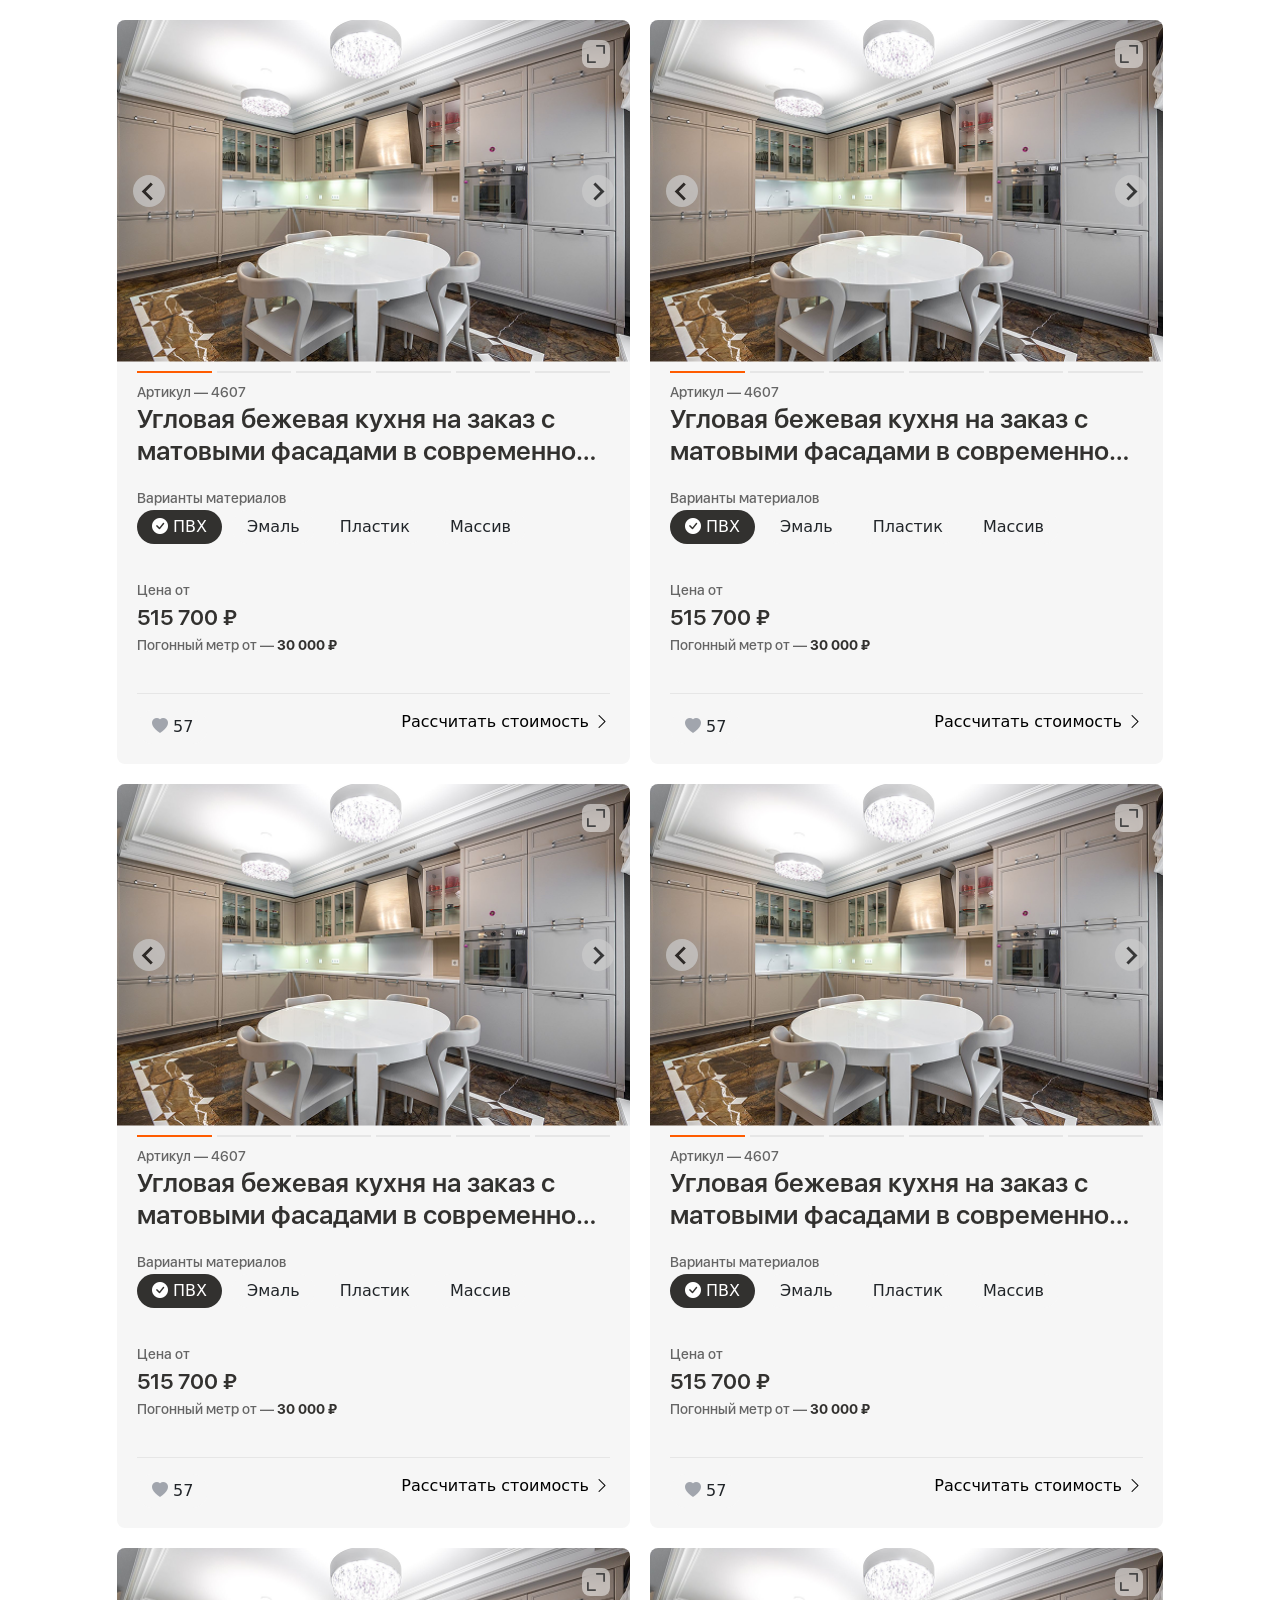
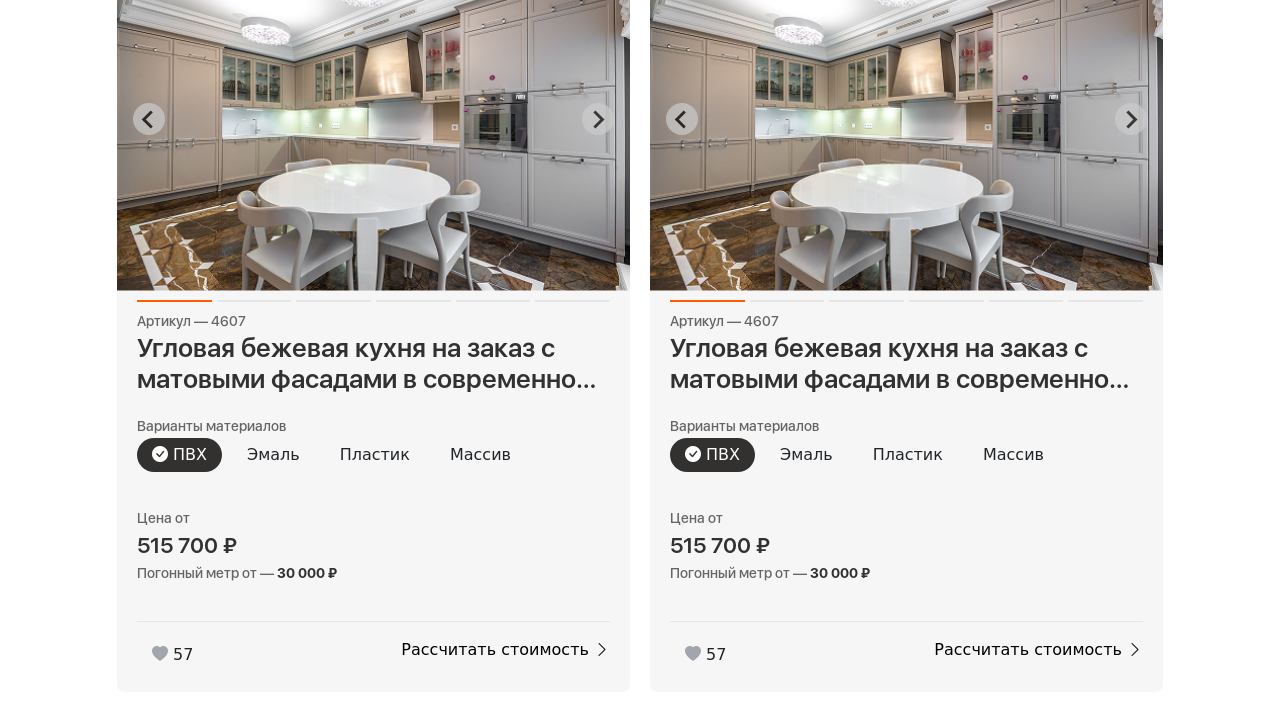
<file: index.html>
<!-- 03.03.2026 16:16 начало -->
<!-- 03.03.2026 16:16 Конец -->
 <!DOCTYPE html>
 <html lang="en">
 <head>
    <meta charset="UTF-8">
    <meta name="viewport" content="width=device-width, initial-scale=1.0">
    <link href="https://cdn.jsdelivr.net/npm/bootstrap-icons@1.11.3/font/bootstrap-icons.css" rel="stylesheet">
    <link href="https://cdn.jsdelivr.net/npm/bootstrap@5.3.8/dist/css/bootstrap.min.css" rel="stylesheet" integrity="sha384-sRIl4kxILFvY47J16cr9ZwB07vP4J8+LH7qKQnuqkuIAvNWLzeN8tE5YBujZqJLB" crossorigin="anonymous">
    <link rel="stylesheet" href="splide.min.css" />
    <link rel="stylesheet" href="style.css">
    <title>Мебель</title>
 </head>
 <body>
    <div class="container">
        <div class="item">
            <div class="slider">
                <div class="splide" role="group" aria-label="Splide Basic HTML Example">
                    <div class="splide__track">
                        <ul class="splide__list">
                            <li class="splide__slide"><img src="images/Variants.png" alt="Variants1"></li>
                            <li class="splide__slide"><img src="images/Variants.png" alt="Variants2"></li>
                            <li class="splide__slide"><img src="images/Variants.png" alt="Variants3"></li>
                            <li class="splide__slide"><img src="images/Variants.png" alt="Variants4"></li>
                            <li class="splide__slide"><img src="images/Variants.png" alt="Variants5"></li>
                            <li class="splide__slide"><img src="images/Variants.png" alt="Variants6"></li>
                        </ul>
                        <div class="about-item">
                            <span class="about">Описание товара</span>
                        </div>
                    </div>
                </div>
                <div class="my-pagination">www</div>
            </div>
            <div class="zoom">
                <img src="images/zoom.svg" alt="zoom">
            </div>
            <div class="info">
                <div class="art__title">
                    <span class="art">Артикул — 4607</span>
                    <span class="title">Угловая бежевая кухня на заказ с матовыми фасадами в современном стиле «Нарцисс»</span>
                </div>
                <div class="material">
                    <span class="material-title">Варианты материалов</span>
                    <ul class="material-checkbox">
                        <li class="active"><i class="bi bi-check-circle-fill"></i><span class="optional-text">ПВХ</span></li>
                        <li><span class="optional-text">Эмаль</span></li>
                        <li><span class="optional-text">Пластик</span></li>
                        <li><span class="optional-text">Массив</span></li>
                    </ul>
                </div>
                <div class="item-middle">
                    <div class="price">
                        <span class="price__label">Цена от</span>
                        <span class="price__value">515 700 ₽</span>
                        <div class="price__meter-container">
                            <span class="price__meter">Погонный метр от — </span><span class="price__meter-value">30 000 ₽</span>
                        </div>
                    </div>
                    <div class="button-middle">
                        <span>Заказать</span>
                    </div>
                </div>
                <div class="item-footer">
                    <hr>
                    <div class="footer">
                        <div class="like">
                            <i class="bi bi-heart-fill"></i><span class="like">57</span>
                        </div>
                        <div class="calc">
                            <a href="page/calc/calc.html">
                                <span>Рассчитать стоимость <i class="bi bi-chevron-right"></i>
                            </a>
                        </div>
                    </div>
                </div>
            </div>
        </div>
    </div>
 </body>
 <script src="https://cdn.jsdelivr.net/npm/bootstrap@5.3.8/dist/js/bootstrap.bundle.min.js" integrity="sha384-FKyoEForCGlyvwx9Hj09JcYn3nv7wiPVlz7YYwJrWVcXK/BmnVDxM+D2scQbITxI" crossorigin="anonymous"></script>
 <script src="splide.min.js"></script>
 <script src="script.js"></script>
 </html>
</file>
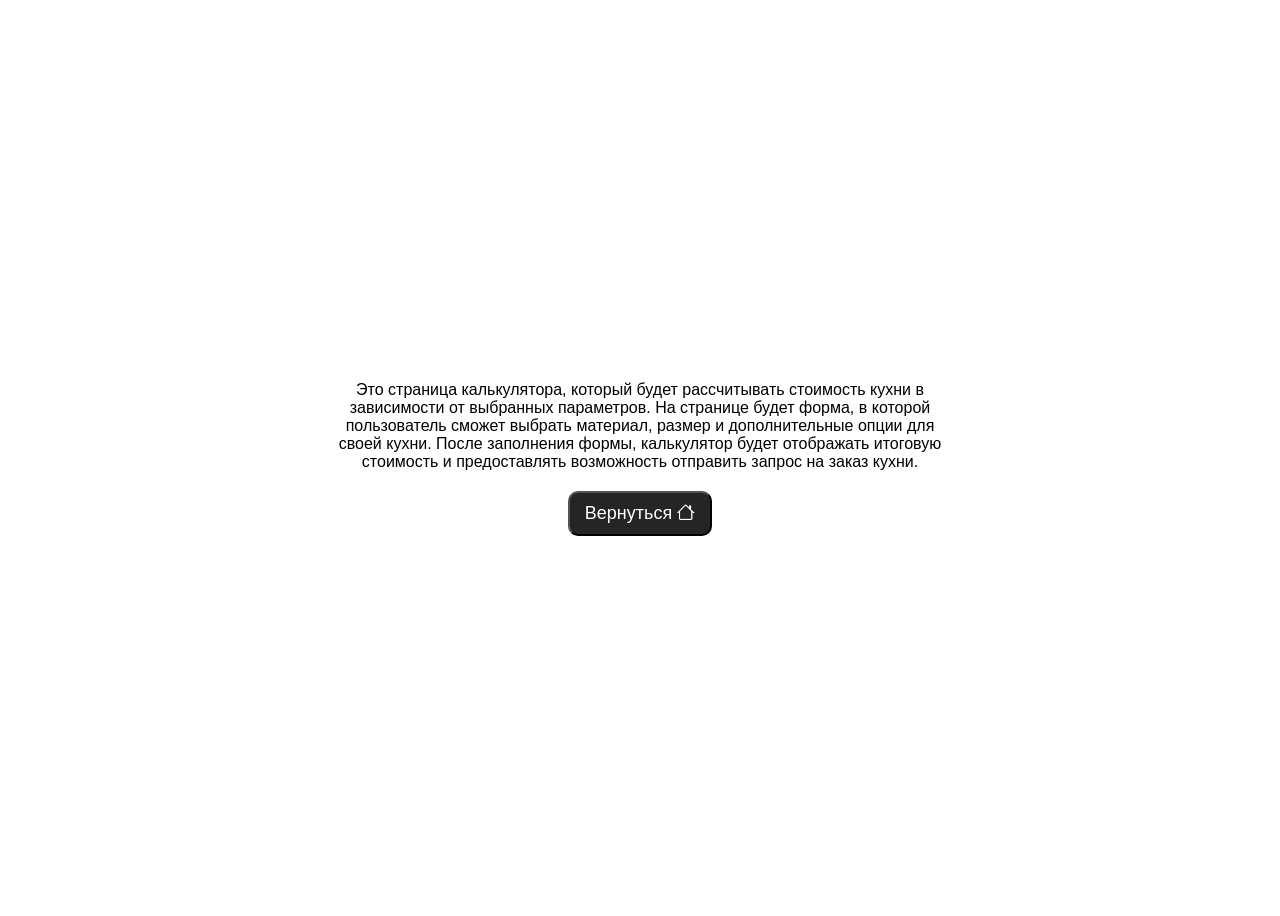
<file: page/calc/calc.html>
<!DOCTYPE html>
<html lang="en">
<head>
    <meta charset="UTF-8">
    <meta name="viewport" content="width=device-width, initial-scale=1.0">
    <link href="https://cdn.jsdelivr.net/npm/bootstrap-icons@1.11.3/font/bootstrap-icons.css" rel="stylesheet">
    <title>Калькулятор</title>
</head>
<body>
    <span>Это страница калькулятора, который будет рассчитывать стоимость кухни в зависимости от 
        выбранных параметров. На странице будет форма, в которой пользователь сможет выбрать 
        материал, размер и дополнительные опции для своей кухни. После заполнения формы, 
        калькулятор будет отображать итоговую стоимость и предоставлять возможность отправить 
        запрос на заказ кухни.</span>
    <button onclick="history.back()">Вернуться <i class="bi bi-house"></i></button>
</body>
<style>
    body {
        display: flex;
        flex-direction: column;
        align-items: center;
        justify-content: center;
        height: 100vh;
        font-family: Arial, sans-serif;
        gap: 20px;
    }
    span {
        width: 50%;
        text-align: center;
    }
    button {
        text-decoration: none;
        color: #ffffff;
        font-size: 18px;
        background: #252525;
        padding: 10px 15px;
        border-radius: 10px;
        transition: .3s;
        cursor: pointer;
    }
    button:hover {
        box-shadow: 0 0 10px rgba(0, 0, 0, 0.5);
        transition: .3s;
    }
</style>
</html>
</file>
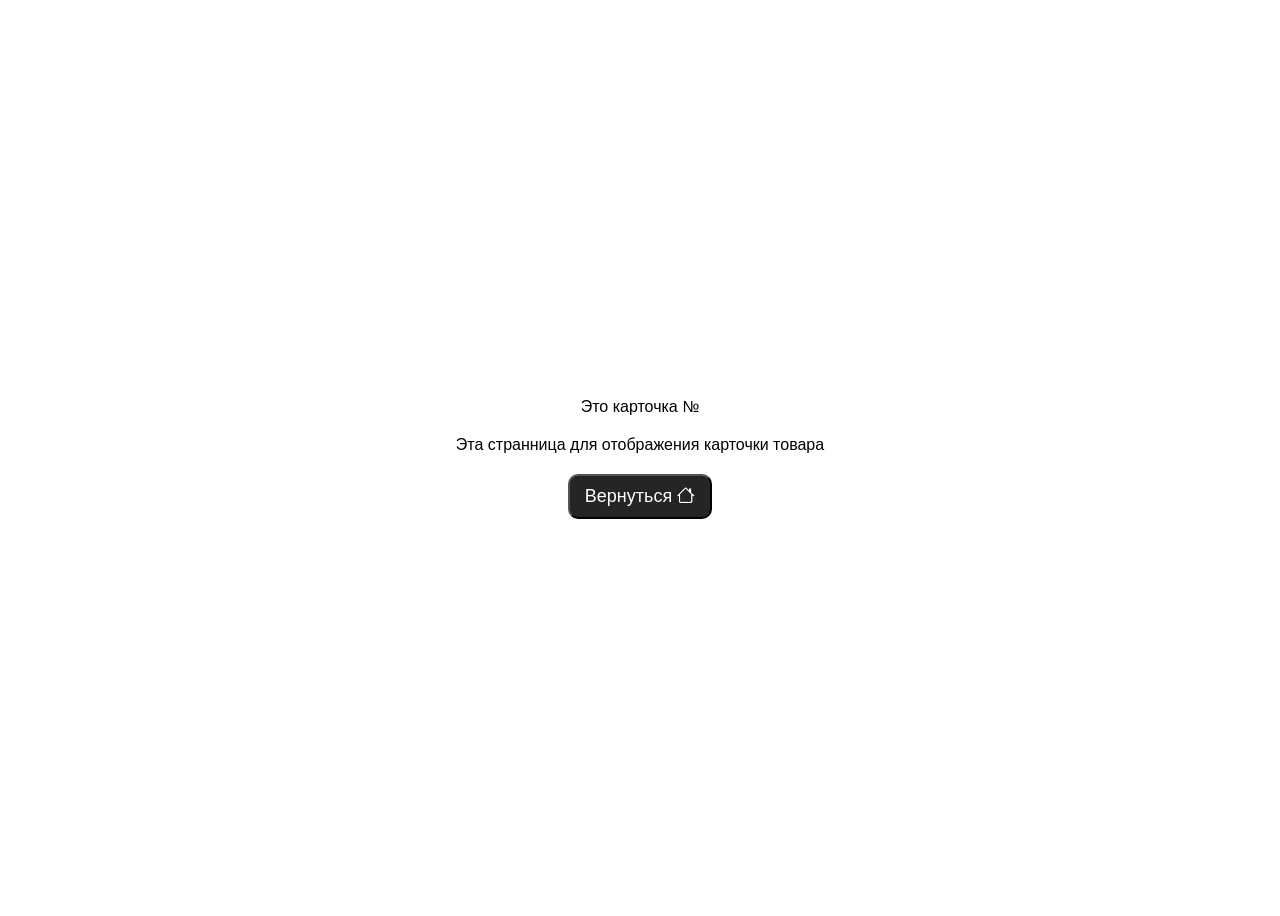
<file: page/card/card.html>
<!DOCTYPE html>
<html lang="en">
<head>
    <meta charset="UTF-8">
    <meta name="viewport" content="width=device-width, initial-scale=1.0">
    <link href="https://cdn.jsdelivr.net/npm/bootstrap-icons@1.11.3/font/bootstrap-icons.css" rel="stylesheet">
    <title>Калькулятор</title>
</head>
<body>
    <span>Это карточка №<span class="number-card"></span></span>
    <span>Эта странница для отображения карточки товара</span>
    <button onclick="history.back()">Вернуться <i class="bi bi-house"></i></button>
</body>
<style>
    body {
        display: flex;
        flex-direction: column;
        align-items: center;
        justify-content: center;
        height: 100vh;
        font-family: Arial, sans-serif;
        gap: 20px;
    }
    span {
        width: 50%;
        text-align: center;
    }
    button {
        text-decoration: none;
        color: #ffffff;
        font-size: 18px;
        background: #252525;
        padding: 10px 15px;
        border-radius: 10px;
        transition: .3s;
        cursor: pointer;
    }
    button:hover {
        box-shadow: 0 0 10px rgba(0, 0, 0, 0.5);
        transition: .3s;
    }
</style>
<script>
    const params = new URLSearchParams(window.location.search);
    const cardId = params.get('id');
    document.querySelector(".number-card").textContent = cardId;
</script>
</html>
</file>
<file: style.css>
body {
    margin: 0;
    padding: 0;
    width: 100vw;
    overflow-x: hidden;
}

@font-face {
    font-family: 'SF UI Display Semibold';
    font-style: normal;
    font-weight: normal;
    src: local('SF UI Display Semibold'), url('fonts/SF UI Display/sf-ui-display-semibold-58646eddcae92.woff') format('woff');
}
@font-face {
    font-family: 'SF UI Display Medium';
    font-style: normal;
    font-weight: normal;
    src: local('SF UI Display Medium'), url('fonts/SF UI Display/sf-ui-display-medium-58646be638f96.woff') format('woff');
}
@font-face {
    font-family: 'SF UI Display Bold';
    font-style: normal;
    font-weight: normal;
    src: local('SF UI Display Bold'), url('fonts/SF UI Display/sf-ui-display-bold-58646a511e3d9.woff') format('woff');
}

a{
    color: black;
    text-decoration: none;
}
hr{
    margin: 1rem 0;
    color: #E6E6E6;
    border: 0;
    border-top: var(--bs-border-width) solid;
    opacity: 1;
}
.container {
    width: 1340px;
    padding: 20px 0px;
    margin: 0 auto;
    display: flex;
    gap: 20px;
    justify-items: center;
    flex-wrap: wrap;
    flex-direction: row;
    justify-content: center;
    align-items: center;
    align-content: center;
}
.item{
    display: flex;
    width: 45%;
    background: #F6F6F6;
    border-radius: 8px;
    overflow: hidden;
    transition: .3s;
    gap: 0px;
    flex-direction: column;
    flex-wrap: nowrap;
    justify-content: center;
    align-items: center;
    position: relative;
}
.item:hover{
    box-shadow: 0px 0px 20px 0px #00000026;
    background: #f6f6f600;
    transition: .3s;
}
.splide__slide img{
    width: 100%;
}
.info{
    display: flex;
    flex-direction: column;
    flex-wrap: nowrap;
    justify-content: center;
    padding: 0px 20px 20px;
    gap: 20px;
}
.art__title {
    display: flex;
    flex-direction: column;
    justify-content: center;
}
span.art{
    font-family: SF UI Display Medium;
    font-weight: 500;
    font-size: 14px;
    line-height: 150%;
    color: #656565;
}
span.title{
    font-family: SF UI Display Semibold;
    font-weight: 600;
    font-size: 26px;
    line-height: 120%;
    color: #32312F;
    display: -webkit-box;        
    -webkit-box-orient: vertical; 
    -webkit-line-clamp: 2;      
    overflow: hidden;            
    text-overflow: ellipsis;  
    transition: .3s;
}
span.title:hover{
    -webkit-line-clamp: unset;  
    transition: .3s;
}
.matrerial{
    display: flex;
    gap: 8px;
    flex-direction: column;
    flex-wrap: nowrap;
}
span.material-title{
    font-family: SF UI Display Medium;
    font-weight: 500;
    font-size: 14px;
    leading-trim: NONE;
    line-height: 150%;
    letter-spacing: 0%;
    color: #656565;
}
ul.material-checkbox{
    display: flex;
    gap: 10px;
    padding: 0;
    width: min-content;
}
ul.material-checkbox li{
    cursor: pointer;
    user-select: none;
    display: flex;
    list-style-type: none;
    background: #F6F6F6;
    padding: 5px 15px;
    border-radius: 18px;
    gap: 5px;
}
ul.material-checkbox li.active{
    list-style-type: none;
    background: #32312F;
    color: #FFFFFF;
}
.price{
    display: flex;
    flex-direction: column;
    flex-wrap: nowrap;
    gap: 3px;
}
.price__label{
    font-family: SF UI Display Medium;
    font-weight: 500;
    font-size: 14px;
    line-height: 150%;
    letter-spacing: 0%;
    color: #656565;
}
.price__value{
font-family: SF UI Display Semibold; 
font-weight: 600;
font-size: 22px;
line-height: 120%;
letter-spacing: 0%;
color: #32312F;
}
.price__meter{
    font-family: SF UI Display Medium;
    font-weight: 500;
    font-size: 14px;
    line-height: 150%;
    letter-spacing: 0%;
    color: #656565;
}
.price__meter-value{
    font-family: SF UI Display Bold;
    font-weight: 700;
    font-size: 14px;
    line-height: 150%;
    letter-spacing: 0%;
    color: #32312F;
}
.item-footer .footer {
    display: flex;
    flex-direction: row;
    flex-wrap: nowrap;
    justify-content: space-between;
}
div.like {
    cursor: pointer;
    display: flex;
    flex-direction: row;
    flex-wrap: nowrap;
    gap: 5px;
    user-select: none;
    background: #F6F6F6;
    padding: 5px 15px;
    border-radius: 18px;
}
div.like i.bi.bi-heart-fill {
    color: #A1A5AD;
    transition: .3s ease;
}
.my-pagination {
    width: 100%;
    height: 2px;
    padding: 10px 20px;
    display: flex;
    flex-direction: row;
    align-items: center;
    justify-content: center;
    gap: 5px;
}
.my-dot {
    width: 100%;
    height: 2px;
    border: none;
    background: #E6E6E6;
    cursor: pointer;
    transition: .3s;
}
.my-dot.is-active {
    background: #FF5C00;
    transition: .3s;
}
.item-middle{
    display: flex;
    flex-direction: row;
    flex-wrap: nowrap;
    justify-content: space-between;
    align-items: center;
}
.button-middle{
    width: 40%;
    height: max-content;
    display: grid;
    cursor: pointer;
}
.button-middle span {
    width: 100%;
    height: 100%;
    border-radius: 14px;
    background: #FF5C00;
    color: #fff;
    display: block;
    text-align: center;
    padding: 17px 0;
    opacity: 0;
    transition: .3s;
}
.item:hover .button-middle span{
    opacity: 1;
    transition: .3s;
}
.zoom {
    display: flex;
    align-items: center;
    justify-content: center;
    position: absolute;
    right: 20px;
    top: 20px;
    z-index: 2;
    background: #FFFFFF80;
    padding: 5px;
    border-radius: 8px;
    backdrop-filter: blur(5px);
    cursor: pointer;
    user-select: none;
}
.slider .splide {
    position: relative;
}
.about-item{
    position: absolute;
    bottom: 0;
    height: 60px;
    background: #00000080;
    color: #fff;
    display: flex;
    flex-wrap: nowrap;
    align-items: center;
    width: 100%;
    padding: 10px 20px;
    opacity: 0;
    transition: .3s;
}
.item:hover .about-item{
    opacity: 1;
    transition: .3s;
}




/* затемнённый фон */
.fancybox-overlay {
    position: fixed;
    top: 0;
    left: 0;
    width: 100%;
    height: 100%;
    background: rgba(0,0,0,0.85);
    display: flex;
    justify-content: center;
    align-items: center;
    z-index: 9999;
    cursor: zoom-out;
}

/* контейнер изображения */
.fancybox-container {
    position: relative;
    max-width: 90%;
    max-height: 90%;
    display: flex;
    flex-direction: column;
    align-items: center;
    cursor: default;
}

/* основное изображение */
.fancybox-container img.main-img {
    width: 50vw;
    max-height: 80vh;
    object-fit: contain;
    border-radius: 5px;
    box-shadow: 0 0 20px rgba(0,0,0,0.5);
}

/* стрелки */
.fancybox-arrow {
    position: absolute;
    top: 50%;
    transform: translateY(-50%);
    color: white;
    font-size: 2rem;
    cursor: pointer;
    user-select: none;
    padding: 0 10px;
    z-index: 10;
}

.fancybox-arrow.prev {
    left: -50px;
}

.fancybox-arrow.next {
    right: -50px;
}

/* миниатюры */
.fancybox-thumbs {
    display: flex;
    margin-top: 10px;
    gap: 5px;
    overflow-x: auto;
    max-width: 100%;
}

.fancybox-thumbs img {
    width: 60px;
    height: 40px;
    object-fit: cover;
    cursor: pointer;
    border: 2px solid transparent;
    border-radius: 3px;
}

.fancybox-thumbs img.active-thumb {
    border-color: white;
}
@media (max-width:1000px){
    .item{
        width: 100%;
    }
    .container{
        width: 100%;
        padding: 20px;
    }
    .button-middle span {
    opacity: 1;
    transition: .3s;
}
}
@media (max-width:567px){
    .item-middle{
        flex-direction: column;
        gap: 20px;
    }
    .button-middle{
        width: 100%;
    }
    ul.material-checkbox {
        width: auto;
        flex-direction: row;
        flex-wrap: wrap;
    }
    span.title{
        font-size: 22px;
    }
}

div.like i {
    display: inline-block;
    transform-origin: center bottom;
}

/* Анимация лайка */
@keyframes likeJump {
    0% {
        transform: translateY(0) rotateY(0deg) scale(1);
    }
    50% {
        transform: translateY(-10px) rotateY(360deg) scale(1.4);
    }
    100% {
        transform: translateY(0) rotateY(0deg) scale(1);
    }
}
@keyframes likeLong {
    0% {
        transform:  scaleY(1);
    }
    50% {
        transform:  scaleY(1.5);
    } 
    100% {
        transform:  scaleY(1);
    }
}

div.like i.animate-like {
    animation: likeJump 0.9s ease forwards;
}
div.like i.animate-dislike {
    animation: likeLong 0.3s ease forwards;
}
</file>
